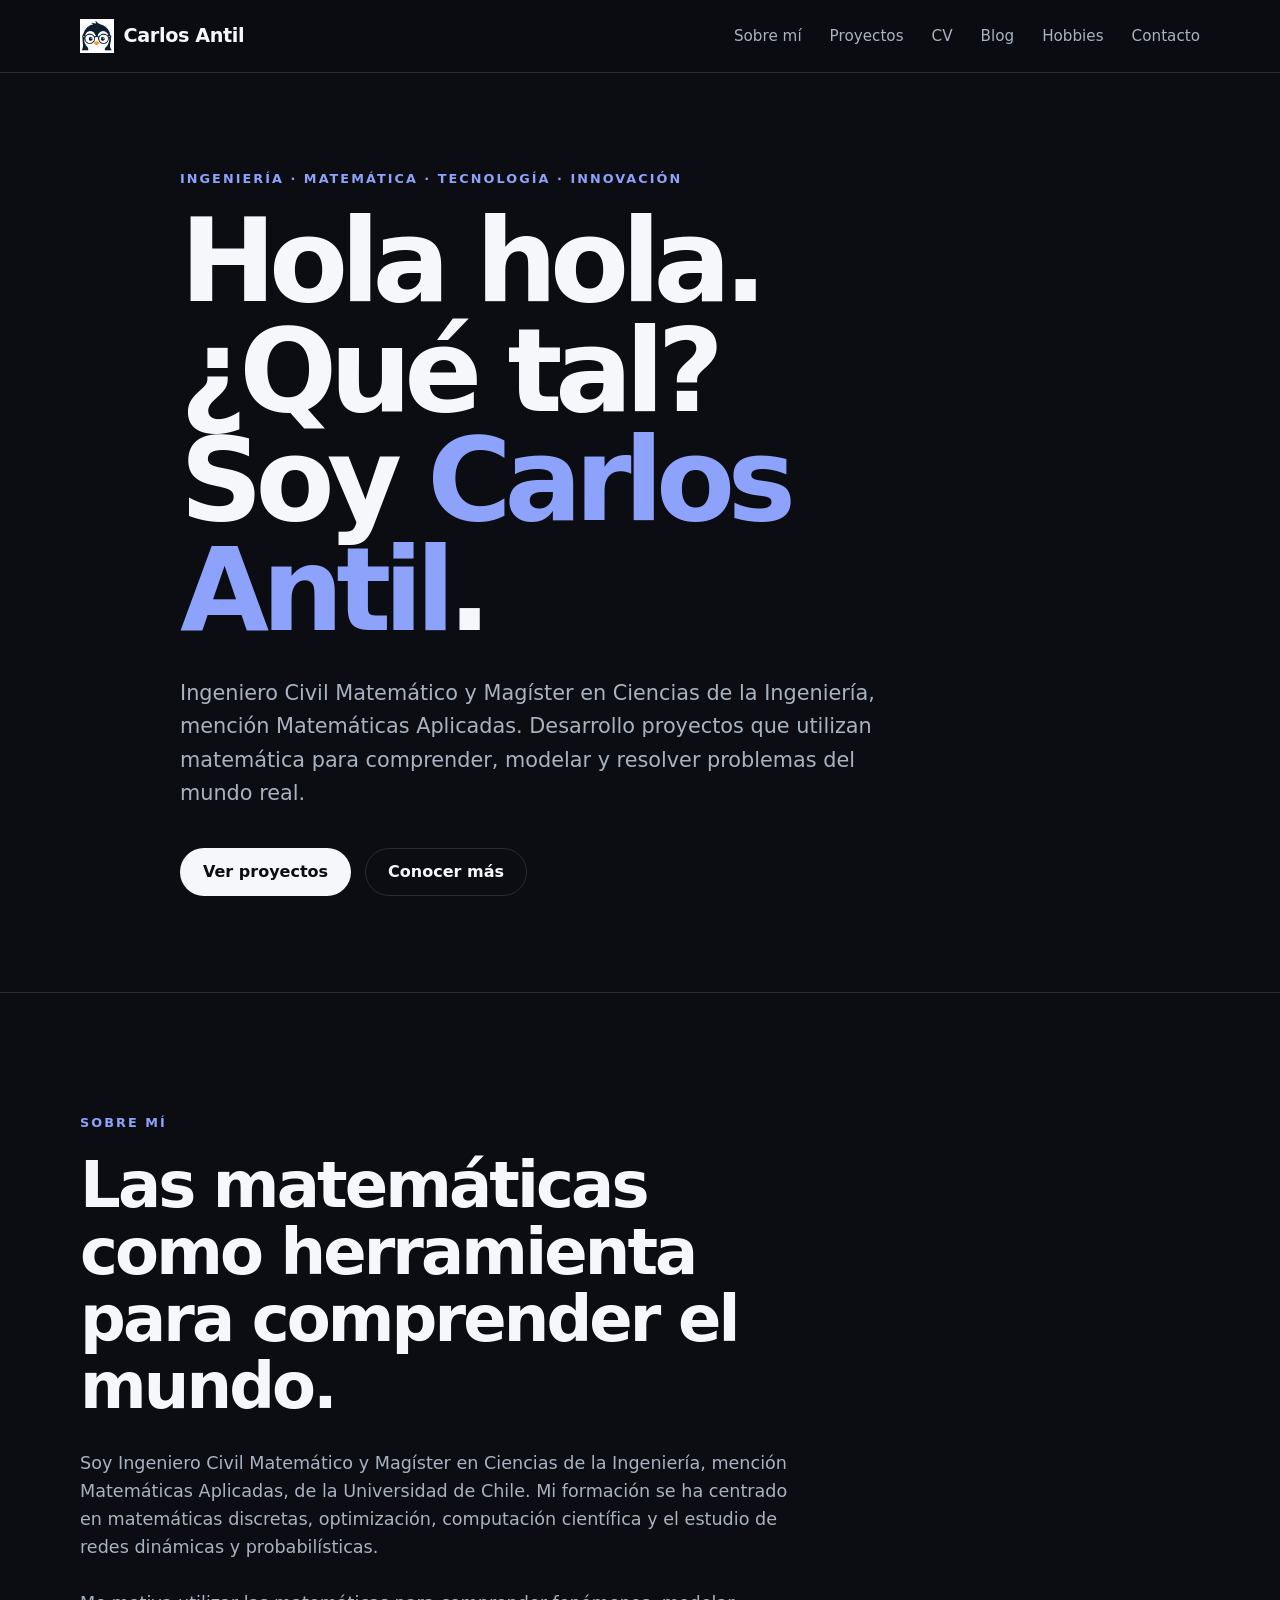
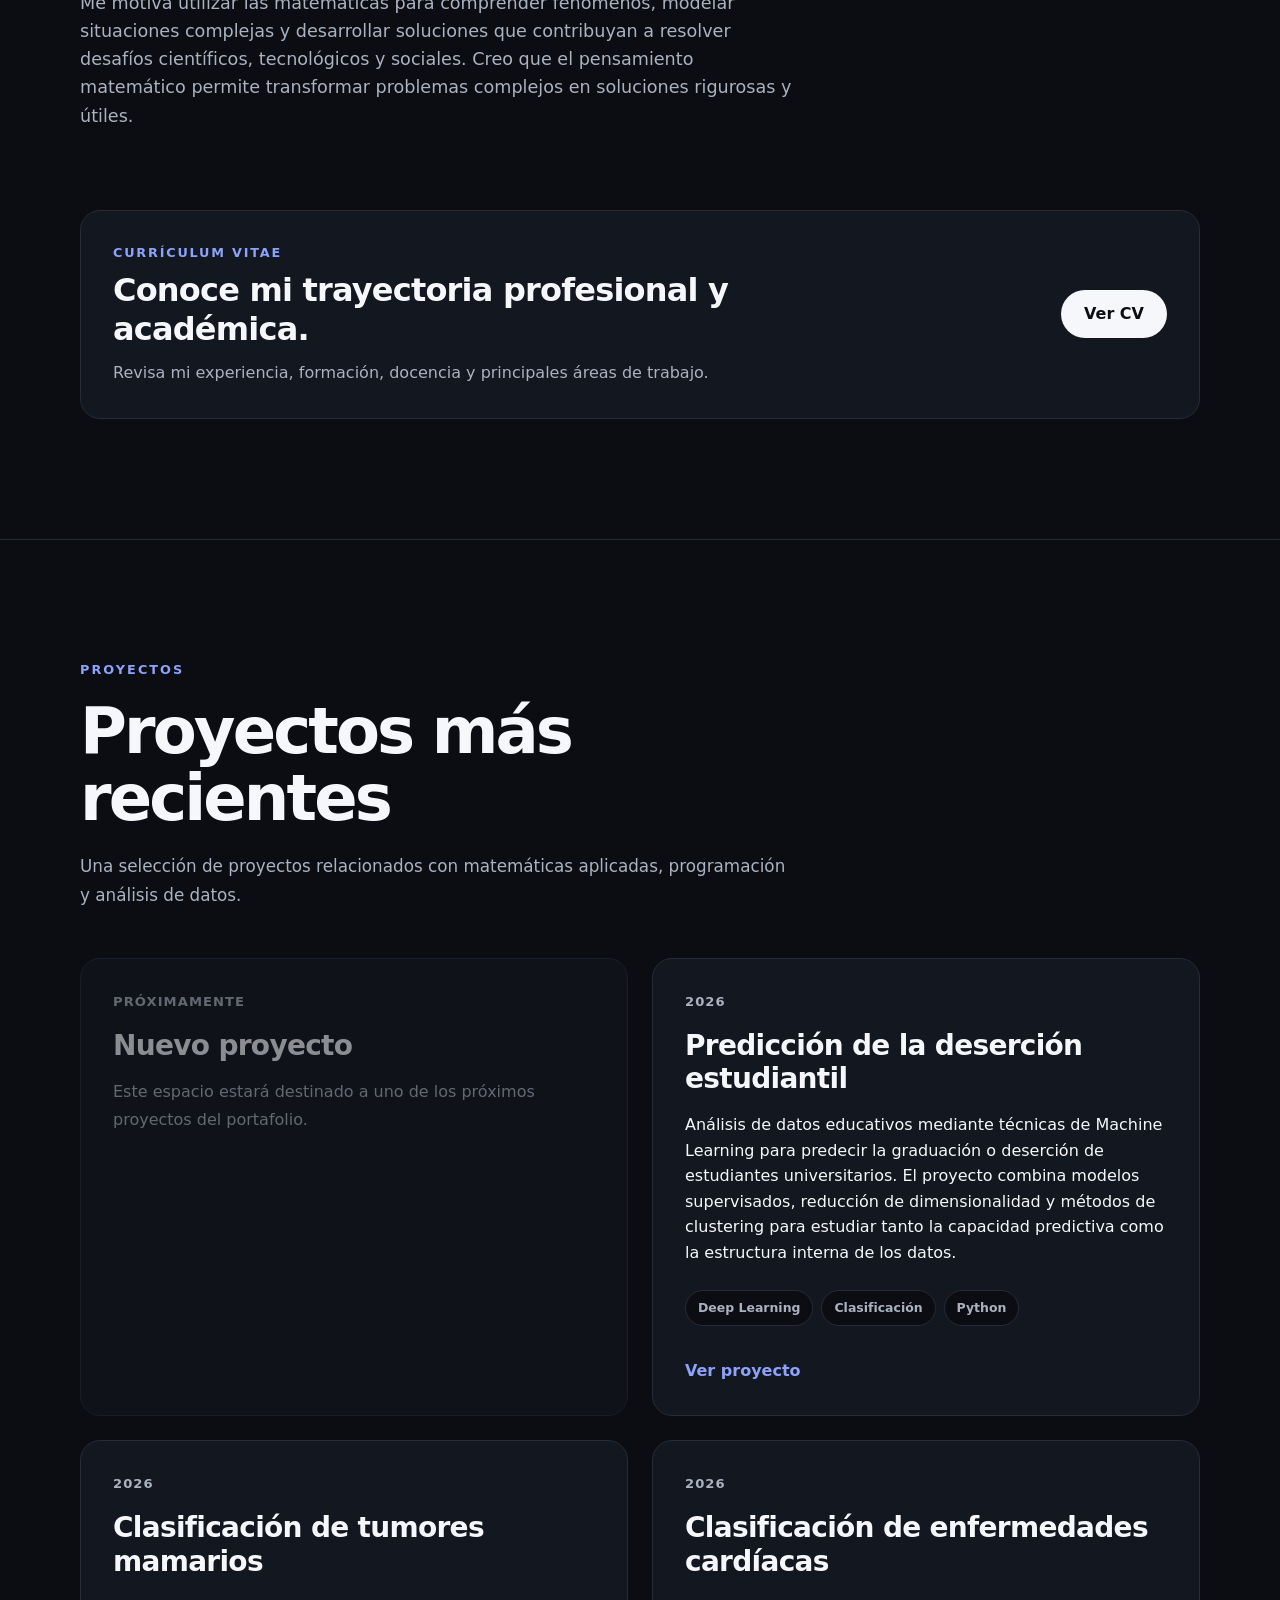
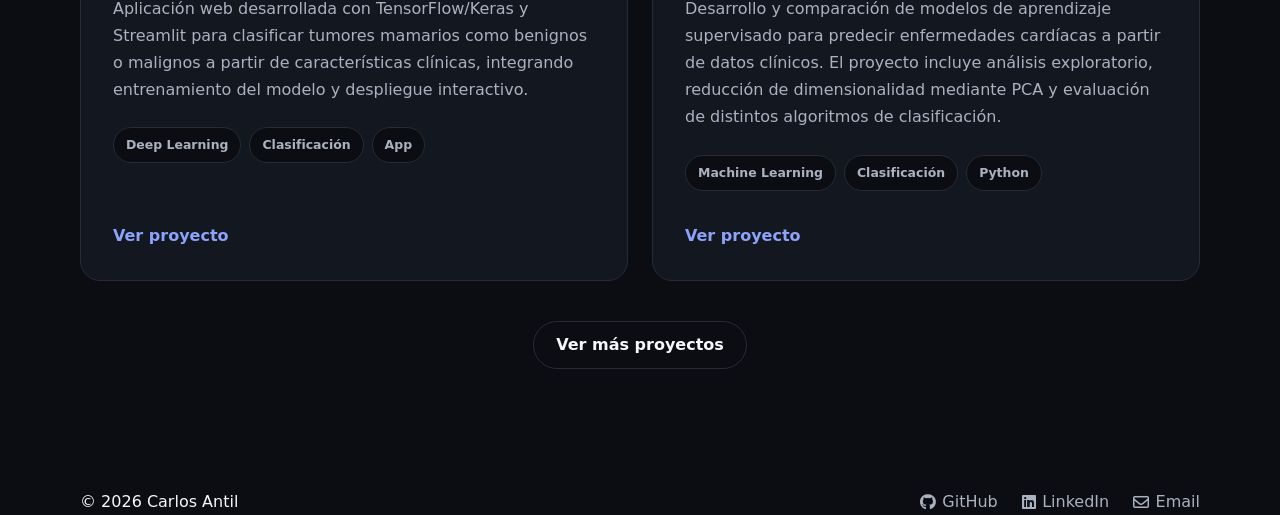
<file: index.html>
<!DOCTYPE html>
<html lang="es">
<head>
    <meta charset="UTF-8">

    <meta
        name="viewport"
        content="width=device-width, initial-scale=1.0"
    >

    <meta
        name="description"
        content="Portafolio profesional de Carlos Antil, ingeniero civil matemático y magíster en Matemáticas."
    >

    <title>Carlos Antil | Portafolio</title>

    <!-- Estilos generales -->
    <link rel="stylesheet" href="css/style.css?v=2">

    <!-- Estilos de la sección de proyectos -->
    <link rel="stylesheet" href="css/projects.css?v=1">

    <!-- para iconos-->
    <link
        rel="stylesheet"
        href="https://cdnjs.cloudflare.com/ajax/libs/font-awesome/6.7.2/css/all.min.css"
    />
    <!-- favicon -->
    <link rel="icon" type="image/png" href="assets/images/favicon.png?v=2">


</head>

<body>
    <header class="site-header">
        <div class="container">
            <a href="#" class="logo">
                <img src="assets/images/favicon.png" alt="Logo Carlos Antil">
                <span>Carlos Antil</span>
            </a>

            <button
                class="menu-toggle"
                type="button"
                aria-label="Abrir menú"
                aria-expanded="false"
            >
                <i class="fa-solid fa-bars"></i>
            </button>

            <nav class="navigation" aria-label="Navegación principal">
                <a href="#sobre-mi">Sobre mí</a>
                <a href="#proyectos">Proyectos</a>
                <a
                    href="assets/documents/carlos-antil-cv.pdf"
                    target="_blank"
                    rel="noopener noreferrer"
                >
                    CV
                </a>

                <a href="blog.html">Blog</a>
                <a href="hobbies.html">Hobbies</a>
                <a href="#contacto">Contacto</a>
            </nav>
        </div>
    </header>

    <main>
        <section class="hero">
            <div class="container hero-content">
                <p class="eyebrow">
                    Ingeniería · Matemática · Tecnología · Innovación
                </p>

                <h1>
                    Hola hola. 
                    <p>¿Qué tal? 
                    <p> Soy
                    <span>Carlos Antil</span>.
                </h1>

                <p class="hero-description">
                    Ingeniero Civil Matemático y Magíster en Ciencias de la Ingeniería, 
                    mención Matemáticas Aplicadas. Desarrollo proyectos que utilizan matemática
                    para comprender, modelar y resolver problemas del mundo real. 
                </p>

                <div class="hero-actions">
                    <a class="button button-primary" href="#proyectos">
                        Ver proyectos
                    </a>

                    <a class="button button-secondary" href="#sobre-mi">
                        Conocer más
                    </a>
                </div>
            </div>
        </section>

        <section id="sobre-mi" class="section">
            <div class="container">
                <p class="section-label">Sobre mí</p>

                <h2>
                    Las matemáticas como herramienta para comprender el mundo.
                </h2>

                <p class="section-description">
                    Soy Ingeniero Civil Matemático y Magíster en Ciencias de la
                    Ingeniería, mención Matemáticas Aplicadas, de la Universidad
                    de Chile. Mi formación se ha centrado en matemáticas discretas,
                    optimización, computación científica y el estudio de redes
                    dinámicas y probabilísticas.
                </p>

                <p class="section-description">
                    Me motiva utilizar las matemáticas para comprender fenómenos,
                    modelar situaciones complejas y desarrollar soluciones que
                    contribuyan a resolver desafíos científicos, tecnológicos y
                    sociales. Creo que el pensamiento matemático permite transformar
                    problemas complejos en soluciones rigurosas y útiles.
                </p>

                <div class="cv-card">
                    <div class="cv-card-content">
                        <p class="cv-card-label">
                            Currículum Vitae
                        </p>

                        <h3>
                            Conoce mi trayectoria profesional y académica.
                        </h3>

                        <p>
                            Revisa mi experiencia, formación, docencia y principales
                            áreas de trabajo.
                        </p>
                    </div>

                    <a
                        class="button button-primary"
                        href="assets/documents/carlos-antil-cv.pdf"
                        target="_blank"
                        rel="noopener noreferrer"
                    >
                        Ver CV
                    </a>
                </div>

            </div>
        </section>

        <section class="projects-section" id="proyectos">
            <div class="container">
                <div class="section-heading">
                    <p class="section-label">Proyectos</p>
                    <h2>Proyectos más recientes</h2>
                    <p>
                        Una selección de proyectos relacionados con matemáticas aplicadas,
                        programación y análisis de datos.
                    </p>
                </div>

                <div class="projects-grid">

                    <article class="project-card project-card-placeholder">
                    <div class="project-card-content">
                        <p class="project-date">Próximamente
                            
                        </p>
                        <h2>Nuevo proyecto</h2>
                        <p>
                            Este espacio estará destinado a uno de los próximos
                            proyectos del portafolio.
                        </p>
                        </div>
                    </article>


                    <article class="project-card">
                        <div class="project-card-content">
                            <p class="project-date">2026</p>

                            <h2>Predicción de la deserción estudiantil</h2>
                                Análisis de datos educativos mediante técnicas de Machine Learning para
                                predecir la graduación o deserción de estudiantes universitarios. El proyecto
                                combina modelos supervisados, reducción de dimensionalidad y métodos de
                                clustering para estudiar tanto la capacidad predictiva como la estructura
                                interna de los datos.
                            <p>
                                
                            </p>

                            <div class="project-tags">
                                <span>Deep Learning</span>
                                <span>Clasificación</span>
                                <span>Python</span>
                            </div>

                            <a
                                href="projects/educational-data-mining.html"
                                class="project-link"
                            >
                                Ver proyecto
                            </a>
                        </div>
                    </article>


                    <article class="project-card">
                        <div class="project-card-content">
                            <p class="project-date">2026</p>
                            <h3>Clasificación de tumores mamarios</h3>
                            <p>
                                Aplicación web desarrollada con TensorFlow/Keras y Streamlit 
                                para clasificar tumores mamarios como benignos o malignos a partir de 
                                características clínicas, integrando entrenamiento del modelo y despliegue 
                                interactivo.
                            </p>
                        <div class="project-tags">
                            <span>Deep Learning</span>
                            <span>Clasificación</span>
                            <span>App</span>
                        </div>

                        <a
                            href="projects/breast-cancer-classification.html"
                            class="project-link"
                        >
                            Ver proyecto
                        </a>
                    </article>

                    <article class="project-card">
                        <div class="project-card-content">
                            <p class="project-date">2026</p>
                            <h3>Clasificación de enfermedades cardíacas</h3>
                            <p>
                                Desarrollo y comparación de modelos de aprendizaje 
                                supervisado para predecir enfermedades cardíacas a partir 
                                de datos clínicos. El proyecto incluye análisis exploratorio, 
                                reducción de dimensionalidad mediante PCA y evaluación de distintos 
                                algoritmos de clasificación.
                            </p>

                            <div class="project-tags">
                                <span>Machine Learning</span>
                                <span>Clasificación</span>
                                <span>Python</span>
                            </div>

                            <a
                                href="projects/heart-disease-classification.html"
                                class="project-link"
                            >
                                Ver proyecto
                            </a>
                        </div>
                    </article>

        
                </div>

                <div class="projects-more">
                    <a href="projects.html" class="button button-secondary">
                        Ver más proyectos
                    </a>
                </div>
            </div>
        </section>
    </main>

    <footer class="footer" id="contacto">
        <div class="container footer-content">
            <p>&copy; 2026 Carlos Antil</p>

            <div class="footer-links">
                <a
                    href="https://github.com/carlosantil"
                    target="_blank"
                    rel="noopener noreferrer"
                >
                    <i class="fa-brands fa-github"></i>
                    <span>GitHub</span>
                </a>

                <a
                    href="https://www.linkedin.com/in/carlos-antil-catripay-5042401ba/"
                    target="_blank"
                    rel="noopener noreferrer"
                >
                    <i class="fa-brands fa-linkedin"></i>
                    <span>LinkedIn</span>
                </a>

                <button class="email-button" id="emailButton" type="button">
                    <i class="fa-regular fa-envelope"></i>
                    <span>Email</span>
                </button>

                <span class="email-address" id="emailAddress">
                    carlosantil.ing@gmail.com
                </span>
            </div>
        </div>
    </footer>

<script>

    const emailButton = document.getElementById("emailButton");
    const emailAddress = document.getElementById("emailAddress");

    emailButton.addEventListener("click", () => {
        emailAddress.classList.toggle("is-visible");
    });
</script>

<!-- botón para celular -->
 <script>
    const menuToggle = document.querySelector(".menu-toggle");
    const navigation = document.querySelector(".navigation");

    if (menuToggle && navigation) {
        menuToggle.addEventListener("click", () => {
            const isOpen = navigation.classList.toggle("is-open");

            menuToggle.setAttribute("aria-expanded", isOpen);

            menuToggle.innerHTML = isOpen
                ? '<i class="fa-solid fa-xmark"></i>'
                : '<i class="fa-solid fa-bars"></i>';
        });

        navigation.querySelectorAll("a").forEach((link) => {
            link.addEventListener("click", () => {
                navigation.classList.remove("is-open");
                menuToggle.setAttribute("aria-expanded", "false");
                menuToggle.innerHTML =
                    '<i class="fa-solid fa-bars"></i>';
            });
        });
    }
</script> 
</body>
</html>
</file>
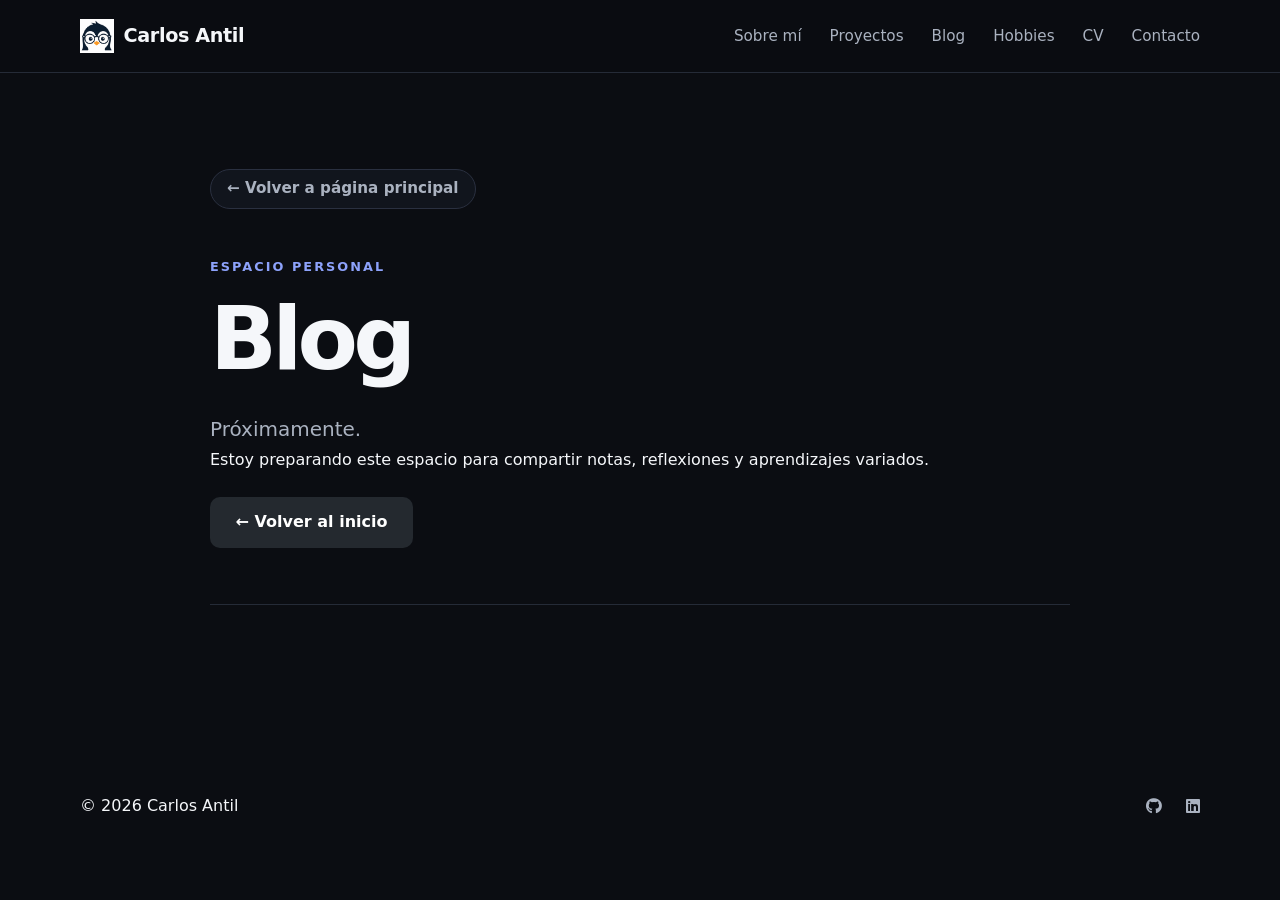
<file: blog.html>
<!DOCTYPE html>
<html lang="es">
<head>
    <meta charset="UTF-8">

    <meta
        name="viewport"
        content="width=device-width, initial-scale=1.0"
    >

    <meta
        name="description"
        content="Blog personal de Carlos Antil sobre matemática, ciencia de datos, machine learning y docencia."
    >

    <title>Blog | Carlos Antil</title>

    <!-- Estilos generales -->
    <link rel="stylesheet" href="css/style.css?v=2">

    <!-- Estilos utilizados en páginas interiores -->
    <link rel="stylesheet" href="css/project-detail.css?v=2">

    <!-- Iconos -->
    <link
        rel="stylesheet"
        href="https://cdnjs.cloudflare.com/ajax/libs/font-awesome/6.7.2/css/all.min.css"
    >

    <!-- Favicon -->
    <link
        rel="icon"
        type="image/png"
        href="assets/images/favicon.png?v=2"
    >
</head>

<body>

    <header class="site-header">
        <div class="container">

            <a href="index.html" class="logo">
                <img
                    src="assets/images/favicon.png"
                    alt="Logo Carlos Antil"
                >

                <span>Carlos Antil</span>
            </a>

            <button
                class="menu-toggle"
                type="button"
                aria-label="Abrir menú"
                aria-expanded="false"
            >
                <i class="fa-solid fa-bars"></i>
            </button>

            <nav
                class="navigation"
                aria-label="Navegación principal"
            >
                <a href="index.html#sobre-mi">Sobre mí</a>

                <a href="projects.html">Proyectos</a>

                <a href="blog.html">Blog</a>

                <a href="hobbies.html">Hobbies</a>

                <a
                    href="assets/documents/carlos-antil-cv.pdf"
                    target="_blank"
                    rel="noopener noreferrer"
                >
                    CV
                </a>

                <a href="index.html#contacto">Contacto</a>
            </nav>

        </div>
    </header>

    <main class="project-detail">

        <div class="container project-detail-container">

            <div class="back-links">
                <a href="index.html" class="back-link">
                    ← Volver a página principal
                </a>
            </div>

            <header class="project-hero">

                <p class="section-label">
                    Espacio personal
                </p>

                <h1>Blog</h1>

                <p class="project-introduction">
                    Próximamente.
                </p>

                <p>
                    Estoy preparando este espacio para compartir notas,
                    reflexiones y aprendizajes variados.
                </p>

                <a href="index.html" class="github-button">
                    ← Volver al inicio
                </a>

            </header>

        </div>

    </main>

    <footer class="footer" id="contacto">

        <div class="container footer-content">

            <p>&copy; 2026 Carlos Antil</p>

            <div class="footer-links">

                <a
                    href="https://github.com/carlosantil"
                    target="_blank"
                    rel="noopener noreferrer"
                    aria-label="GitHub"
                >
                    <i class="fa-brands fa-github"></i>
                </a>

                <a
                    href="https://www.linkedin.com"
                    target="_blank"
                    rel="noopener noreferrer"
                    aria-label="LinkedIn"
                >
                    <i class="fa-brands fa-linkedin"></i>
                </a>

            </div>

        </div>

    </footer>

<!-- botón para celular -->
 <script>
    const menuToggle = document.querySelector(".menu-toggle");
    const navigation = document.querySelector(".navigation");

    if (menuToggle && navigation) {
        menuToggle.addEventListener("click", () => {
            const isOpen = navigation.classList.toggle("is-open");

            menuToggle.setAttribute("aria-expanded", isOpen);

            menuToggle.innerHTML = isOpen
                ? '<i class="fa-solid fa-xmark"></i>'
                : '<i class="fa-solid fa-bars"></i>';
        });

        navigation.querySelectorAll("a").forEach((link) => {
            link.addEventListener("click", () => {
                navigation.classList.remove("is-open");
                menuToggle.setAttribute("aria-expanded", "false");
                menuToggle.innerHTML =
                    '<i class="fa-solid fa-bars"></i>';
            });
        });
    }
</script> 
</body>
</html>
</file>
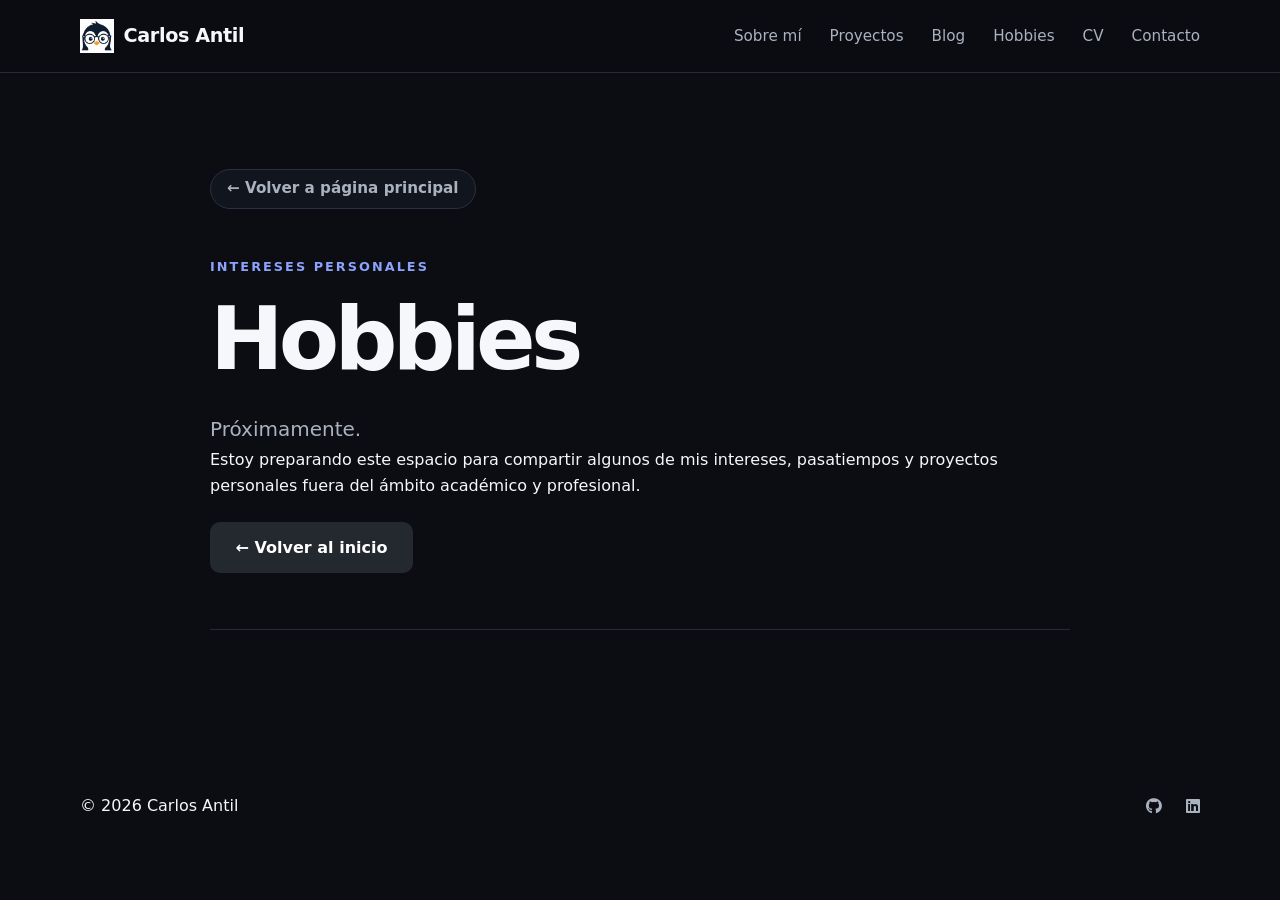
<file: hobbies.html>
<!DOCTYPE html>
<html lang="es">
<head>
    <meta charset="UTF-8">

    <meta
        name="viewport"
        content="width=device-width, initial-scale=1.0"
    >

    <meta
        name="description"
        content="Espacio personal de Carlos Antil dedicado a sus intereses, pasatiempos y proyectos personales."
    >

    <title>Hobbies | Carlos Antil</title>

    <!-- Estilos generales -->
    <link rel="stylesheet" href="css/style.css?v=2">

    <!-- Estilos utilizados en páginas interiores -->
    <link rel="stylesheet" href="css/project-detail.css?v=2">

    <!-- Iconos -->
    <link
        rel="stylesheet"
        href="https://cdnjs.cloudflare.com/ajax/libs/font-awesome/6.7.2/css/all.min.css"
    >

    <!-- Favicon -->
    <link
        rel="icon"
        type="image/png"
        href="assets/images/favicon.png?v=2"
    >
</head>

<body>

    <header class="site-header">
        <div class="container">

            <a href="index.html" class="logo">
                <img
                    src="assets/images/favicon.png"
                    alt="Logo Carlos Antil"
                >

                <span>Carlos Antil</span>
            </a>

            <button
                class="menu-toggle"
                type="button"
                aria-label="Abrir menú"
                aria-expanded="false"
            >
                <i class="fa-solid fa-bars"></i>
            </button>
            <nav
                class="navigation"
                aria-label="Navegación principal"
            >
                <a href="index.html#sobre-mi">Sobre mí</a>

                <a href="projects.html">Proyectos</a>

                <a href="blog.html">Blog</a>

                <a href="hobbies.html">Hobbies</a>

                <a
                    href="assets/documents/carlos-antil-cv.pdf"
                    target="_blank"
                    rel="noopener noreferrer"
                >
                    CV
                </a>

                <a href="index.html#contacto">Contacto</a>
            </nav>

        </div>
    </header>

    <main class="project-detail">

        <div class="container project-detail-container">

            <div class="back-links">
                <a href="index.html" class="back-link">
                    ← Volver a página principal
                </a>
            </div>

            <header class="project-hero">

                <p class="section-label">
                    Intereses personales
                </p>

                <h1>Hobbies</h1>

                <p class="project-introduction">
                    Próximamente.
                </p>

                <p>
                    Estoy preparando este espacio para compartir algunos
                    de mis intereses, pasatiempos y proyectos personales
                    fuera del ámbito académico y profesional.
                </p>

                <a href="index.html" class="github-button">
                    ← Volver al inicio
                </a>

            </header>

        </div>

    </main>

    <footer class="footer" id="contacto">

        <div class="container footer-content">

            <p>&copy; 2026 Carlos Antil</p>

            <div class="footer-links">

                <a
                    href="https://github.com/carlosantil"
                    target="_blank"
                    rel="noopener noreferrer"
                    aria-label="GitHub"
                >
                    <i class="fa-brands fa-github"></i>
                </a>

                <a
                    href="https://www.linkedin.com"
                    target="_blank"
                    rel="noopener noreferrer"
                    aria-label="LinkedIn"
                >
                    <i class="fa-brands fa-linkedin"></i>
                </a>

            </div>

        </div>

    </footer>

    <!-- botón para celular -->
 <script>
    const menuToggle = document.querySelector(".menu-toggle");
    const navigation = document.querySelector(".navigation");

    if (menuToggle && navigation) {
        menuToggle.addEventListener("click", () => {
            const isOpen = navigation.classList.toggle("is-open");

            menuToggle.setAttribute("aria-expanded", isOpen);

            menuToggle.innerHTML = isOpen
                ? '<i class="fa-solid fa-xmark"></i>'
                : '<i class="fa-solid fa-bars"></i>';
        });

        navigation.querySelectorAll("a").forEach((link) => {
            link.addEventListener("click", () => {
                navigation.classList.remove("is-open");
                menuToggle.setAttribute("aria-expanded", "false");
                menuToggle.innerHTML =
                    '<i class="fa-solid fa-bars"></i>';
            });
        });
    }
</script> 
</body>
</html>
</file>
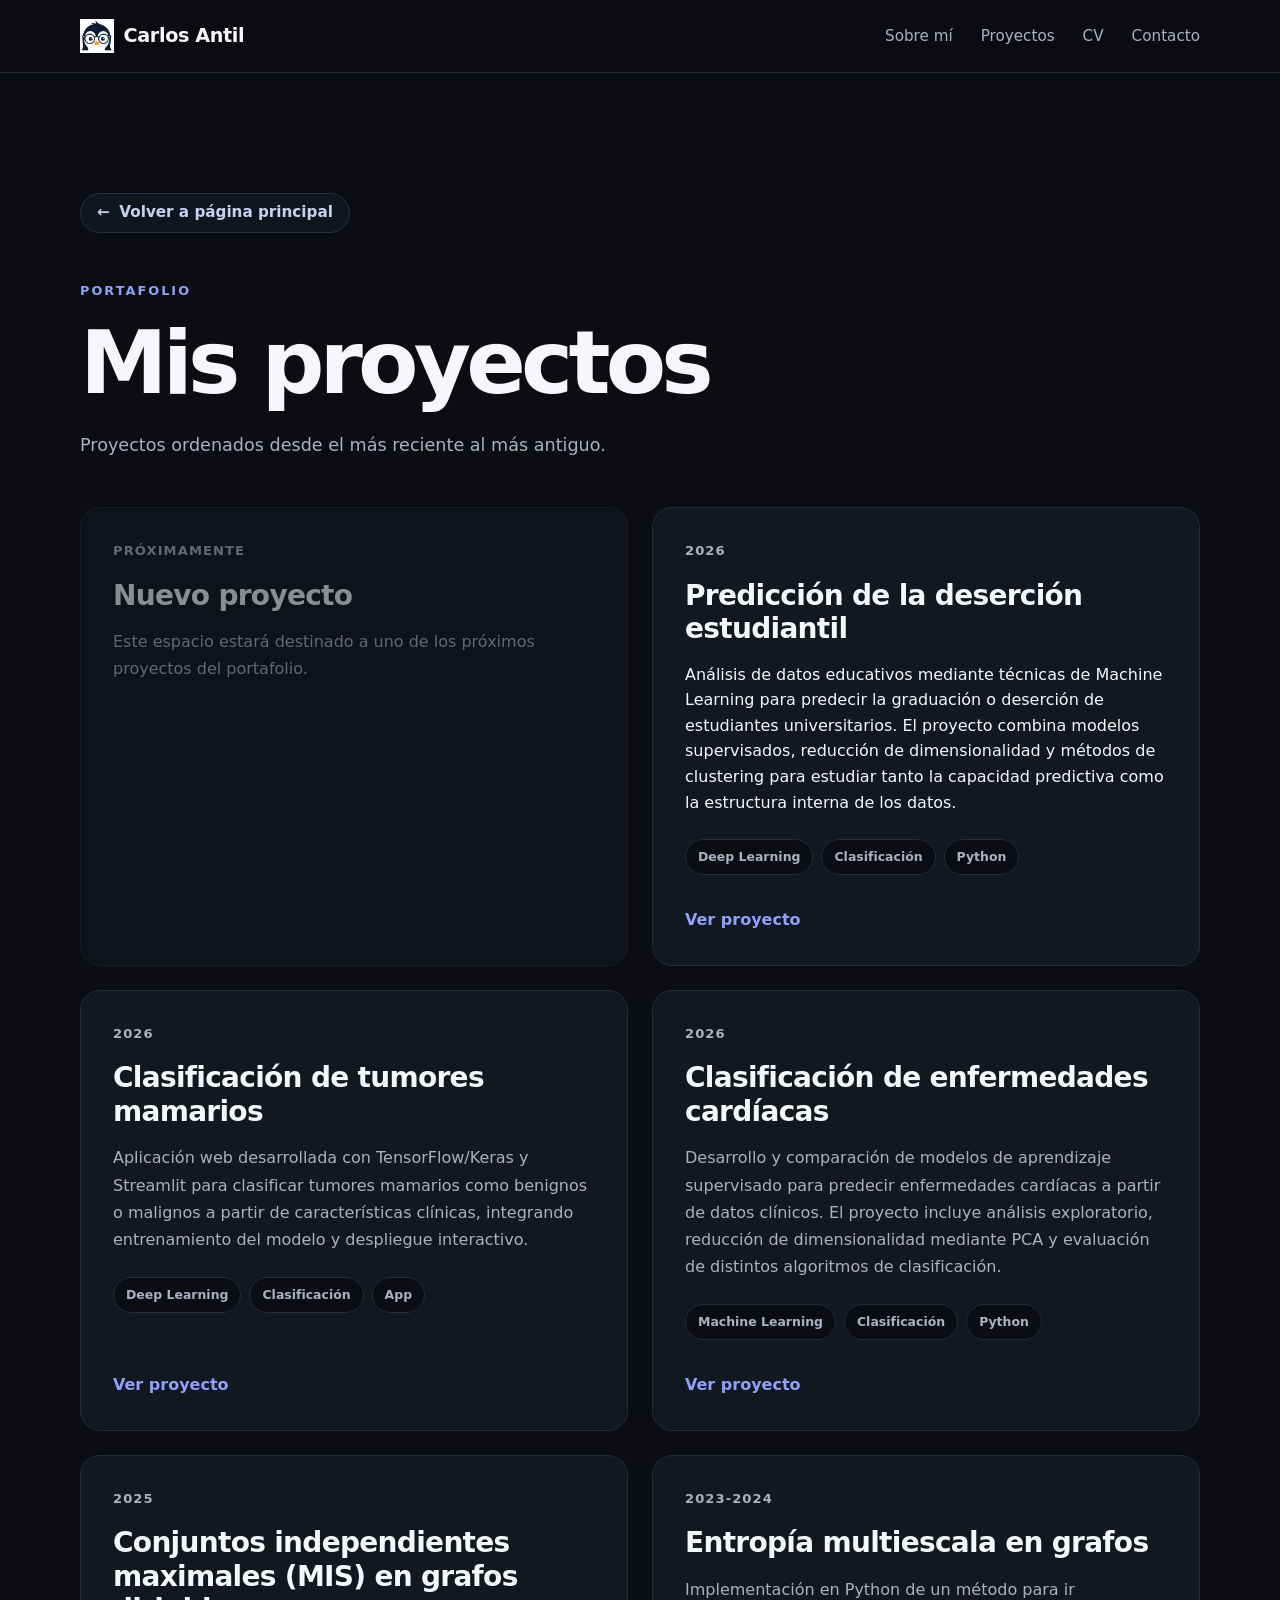
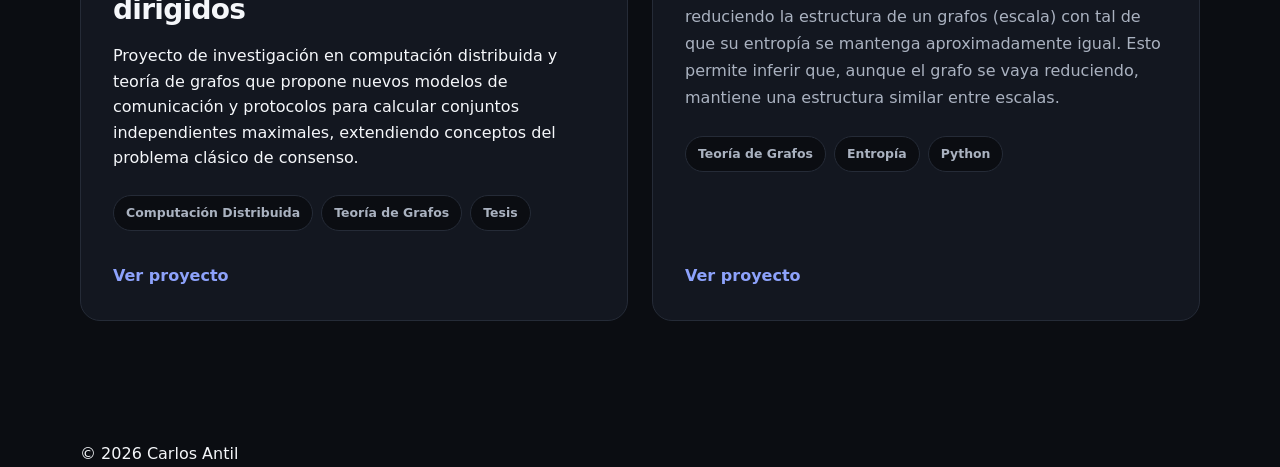
<file: projects.html>
<!DOCTYPE html>
<html lang="es">
<head>
    <meta charset="UTF-8">

    <meta
        name="viewport"
        content="width=device-width, initial-scale=1.0"
    >

    <meta
        name="description"
        content="Proyectos desarrollados por Carlos Antil en matemática, ciencia de datos y programación."
    >

    <title>Proyectos | Carlos Antil</title>

    <!-- Estilos generales -->
    <link rel="stylesheet" href="css/style.css?v=2">

    <!-- Estilos de la página de proyectos -->
    <link rel="stylesheet" href="css/projects.css?v=2">

    <!-- Favicon -->
    <link
        rel="icon"
        type="image/png"
        href="assets/images/favicon.png?v=2"
    >
</head>

<body>
    <header class="site-header">
        <div class="container">
            <a href="index.html" class="logo">
                <img
                    src="assets/images/favicon.png"
                    alt="Logo Carlos Antil"
                >
                <span>Carlos Antil</span>
            </a>

            <button
                class="menu-toggle"
                type="button"
                aria-label="Abrir menú"
                aria-expanded="false"
            >
                <i class="fa-solid fa-bars"></i>
            </button>

            <nav class="navigation" aria-label="Navegación principal">
                <a href="index.html#sobre-mi">Sobre mí</a>
                <a href="projects.html">Proyectos</a>
                <a
                    href="assets/documents/carlos-antil-cv.pdf"
                    target="_blank"
                    rel="noopener noreferrer"
                >
                    CV
                </a>
                <a href="index.html#contacto">Contacto</a>
            </nav>
        </div>
    </header>

    <main class="projects-page">
        
        
        <div class="container">

            <div class="back-links">
                <a href="index.html" class="back-link">
                    <span aria-hidden="true">←</span>
                    Volver a página principal
                </a>
            </div>

            <div class="section-heading">
                <p class="section-label">Portafolio</p>
                <h1>Mis proyectos</h1>
                <p>
                    Proyectos ordenados desde el más reciente al más antiguo.
                </p>
            </div>

            <div class="projects-grid">
                
                <article class="project-card project-card-placeholder">
                    <div class="project-card-content">
                        <p class="project-date">Próximamente</p>
                        <h2>Nuevo proyecto</h2>
                        <p>
                            Este espacio estará destinado a uno de los próximos
                            proyectos del portafolio.
                        </p>
                        </div>
                </article>

                <article class="project-card">
                        <div class="project-card-content">
                            <p class="project-date">2026</p>

                            <h2>Predicción de la deserción estudiantil</h2>
                                Análisis de datos educativos mediante técnicas de Machine Learning para
                                predecir la graduación o deserción de estudiantes universitarios. El proyecto
                                combina modelos supervisados, reducción de dimensionalidad y métodos de
                                clustering para estudiar tanto la capacidad predictiva como la estructura
                                interna de los datos.
                            <p>
                                
                            </p>

                            <div class="project-tags">
                                <span>Deep Learning</span>
                                <span>Clasificación</span>
                                <span>Python</span>
                            </div>

                            <a
                                href="projects/educational-data-mining.html"
                                class="project-link"
                            >
                                Ver proyecto
                            </a>
                        </div>
                </article>
                
                <article class="project-card">
                        <div class="project-card-content">
                            <p class="project-date">2026</p>
                            <h3>Clasificación de tumores mamarios</h3>
                            <p>
                                Aplicación web desarrollada con TensorFlow/Keras y Streamlit 
                                para clasificar tumores mamarios como benignos o malignos a partir de 
                                características clínicas, integrando entrenamiento del modelo y despliegue 
                                interactivo.
                            </p>
                        <div class="project-tags">
                            <span>Deep Learning</span>
                            <span>Clasificación</span>
                            <span>App</span>
                        </div>

                        <a
                            href="projects/breast-cancer-classification.html"
                            class="project-link"
                        >
                            Ver proyecto
                        </a>
                    </div>
                </article>

                <article class="project-card">
                    <div class="project-card-content">
                        <p class="project-date">2026</p>
                        <h2>Clasificación de enfermedades cardíacas</h2>
                        <p>
                            Desarrollo y comparación de modelos de aprendizaje 
                            supervisado para predecir enfermedades cardíacas a partir 
                            de datos clínicos. El proyecto incluye análisis exploratorio, 
                            reducción de dimensionalidad mediante PCA y evaluación de distintos 
                            algoritmos de clasificación.
                        </p>

                        <div class="project-tags">
                            <span>Machine Learning</span>
                            <span>Clasificación</span>
                            <span>Python</span>
                        </div>

                        <a
                            href="projects/heart-disease-classification.html"
                            class="project-link"
                        >
                            Ver proyecto
                        </a>
                    </div>
                </article>

                <article class="project-card">
                    <div class="project-card-content">
                        <p class="project-date">2025</p>

                        <h2>Conjuntos independientes maximales (MIS) en grafos dirigidos</h2>
                            Proyecto de investigación en computación distribuida y teoría de grafos que propone nuevos modelos 
                            de comunicación y protocolos para calcular conjuntos independientes maximales, extendiendo conceptos 
                            del problema clásico de consenso.
                        <p>
                            
                        </p>

                        <div class="project-tags">
                        

                            <span>Computación Distribuida</span>
                             <span>Teoría de Grafos</span>
                            <span>Tesis</span>
                        </div>

                        <a
                            href="projects/distributed-mis-thesis.html"
                            class="project-link"
                        >
                            Ver proyecto
                        </a>
                    </div>
                </article>

                <article class="project-card">
                    <div class="project-card-content">
                        <p class="project-date">2023-2024</p>

                        <h2>Entropía multiescala en grafos</h2>

                        <p>
                            Implementación en Python de un método para ir reduciendo la estructura
                                de un grafos (escala) con tal de que su entropía se mantenga aproximadamente igual.
                                Esto permite inferir que, aunque el grafo se vaya reduciendo, mantiene una estructura similar entre escalas.
                        </p>

                        <div class="project-tags">
                            
                            <span>Teoría de Grafos</span>
                            <span>Entropía</span>
                            <span>Python</span>
                        </div>

                        <a
                            href="projects/entropia-multiescala.html"
                            class="project-link"
                        >
                            Ver proyecto
                        </a>
                    </div>
                </article>
            </div>
        </div>
    </main>

    <footer class="footer" id="contacto">
        <div class="container footer-content">
            <p>&copy; 2026 Carlos Antil</p>
        </div>
    </footer>

 <!-- botón para celular -->
 <script>
    const menuToggle = document.querySelector(".menu-toggle");
    const navigation = document.querySelector(".navigation");

    if (menuToggle && navigation) {
        menuToggle.addEventListener("click", () => {
            const isOpen = navigation.classList.toggle("is-open");

            menuToggle.setAttribute("aria-expanded", isOpen);

            menuToggle.innerHTML = isOpen
                ? '<i class="fa-solid fa-xmark"></i>'
                : '<i class="fa-solid fa-bars"></i>';
        });

        navigation.querySelectorAll("a").forEach((link) => {
            link.addEventListener("click", () => {
                navigation.classList.remove("is-open");
                menuToggle.setAttribute("aria-expanded", "false");
                menuToggle.innerHTML =
                    '<i class="fa-solid fa-bars"></i>';
            });
        });
    }
</script> 
 
</body>
</html>
</file>
<file: css/style.css>
/* Configuración general */

:root {
    --background: #0b0d12;
    --surface: #131720;
    --text-primary: #f5f7fa;
    --text-secondary: #aab2c0;
    --accent: #8da2fb;
    --border: #252b37;
    --max-width: 1120px;
}

* {
    box-sizing: border-box;
    margin: 0;
    padding: 0;
}

html {
    scroll-behavior: smooth;
}

body {
    background: var(--background);
    color: var(--text-primary);
    font-family:
        Inter,
        ui-sans-serif,
        system-ui,
        -apple-system,
        BlinkMacSystemFont,
        "Segoe UI",
        sans-serif;
    line-height: 1.6;
}

a {
    color: inherit;
    text-decoration: none;
}

.container {
    width: min(100% - 40px, var(--max-width));
    margin-inline: auto;
}


/* Encabezado */

.site-header {
    position: sticky;
    top: 0;
    z-index: 10;
    background: rgba(11, 13, 18, 0.88);
    border-bottom: 1px solid var(--border);
    backdrop-filter: blur(12px);
}

.site-header .container {
    min-height: 72px;
    display: flex;
    align-items: center;
    justify-content: space-between;
    gap: 32px;
}

.logo {
    font-size: 1rem;
    font-weight: 700;
    letter-spacing: -0.02em;
}

.navigation {
    display: flex;
    gap: 28px;
}

.navigation a {
    color: var(--text-secondary);
    font-size: 0.95rem;
    transition: color 0.2s ease;
}

.navigation a:hover {
    color: var(--text-primary);
}


/* Portada */

.hero {
    min-height: calc(100vh - 72px);
    display: flex;
    align-items: center;
    padding-block: 96px;
}

.hero-content {
    max-width: 920px;
}

.eyebrow,
.section-label {
    margin-bottom: 18px;
    color: var(--accent);
    font-size: 0.8rem;
    font-weight: 700;
    letter-spacing: 0.16em;
    text-transform: uppercase;
}

.hero h1 {
    max-width: 900px;
    font-size: clamp(3.2rem, 9vw, 7.5rem);
    line-height: 0.95;
    letter-spacing: -0.065em;
}

.hero h1 span {
    color: var(--accent);
}

.hero-description {
    max-width: 720px;
    margin-top: 32px;
    color: var(--text-secondary);
    font-size: clamp(1.05rem, 2vw, 1.3rem);
}

.hero-actions {
    display: flex;
    flex-wrap: wrap;
    gap: 14px;
    margin-top: 38px;
}

.button {
    display: inline-flex;
    align-items: center;
    justify-content: center;
    min-height: 48px;
    padding: 0 22px;
    border: 1px solid transparent;
    border-radius: 999px;
    font-weight: 650;
    transition:
        transform 0.2s ease,
        background 0.2s ease,
        border-color 0.2s ease;
}

.button:hover {
    transform: translateY(-2px);
}

.button-primary {
    background: var(--text-primary);
    color: var(--background);
}

.button-secondary {
    border-color: var(--border);
    color: var(--text-primary);
}


/* Secciones */

.section {
    padding-block: 120px;
    border-top: 1px solid var(--border);
}

.section-muted {
    background: var(--surface);
}

.section h2 {
    max-width: 760px;
    font-size: clamp(2.2rem, 5vw, 4.5rem);
    line-height: 1.05;
    letter-spacing: -0.045em;
}

.section-description {
    max-width: 720px;
    margin-top: 28px;
    color: var(--text-secondary);
    font-size: 1.1rem;
}


/* Pie de página */

.site-footer {
    padding-block: 32px;
    border-top: 1px solid var(--border);
}

.site-footer .container {
    display: flex;
    align-items: center;
    justify-content: space-between;
    gap: 24px;
    color: var(--text-secondary);
    font-size: 0.9rem;
}

.site-footer a:hover {
    color: var(--text-primary);
}

.footer-content {
    display: flex;
    justify-content: space-between;
    align-items: center;
    gap: 1.5rem;
    flex-wrap: wrap;
}

.footer-links {
    display: flex;
    gap: 1.5rem;
}

.footer-links a {
    color: var(--text-secondary);
    text-decoration: none;
    transition: color 0.2s ease;
}

.footer-links a:hover {
    color: var(--text-primary);
}

/* Tarjeta de currículum */

.cv-card {
    display: flex;
    align-items: center;
    justify-content: space-between;
    gap: 40px;

    margin-top: 80px;
    padding: 32px;

    background: var(--surface);
    border: 1px solid var(--border);
    border-radius: 20px;
}

.cv-card-content {
    max-width: 680px;
}

.cv-card-label {
    margin-bottom: 8px;

    color: var(--accent);
    font-size: 0.8rem;
    font-weight: 700;
    letter-spacing: 0.14em;
    text-transform: uppercase;
}

.cv-card h3 {
    font-size: clamp(1.4rem, 3vw, 2rem);
    line-height: 1.2;
    letter-spacing: -0.025em;
}

.cv-card-content > p:last-child {
    margin-top: 12px;
    color: var(--text-secondary);
}

.project-figure {
    margin: 2.5rem auto 0;
    max-width: 1100px;
}

.project-figure img {
    display: block;
    width: 100%;
    height: auto;
    border-radius: 12px;
    border: 1px solid var(--border-color);
}

.project-figure figcaption {
    margin-top: 1rem;
    font-size: 0.95rem;
    line-height: 1.6;
    color: var(--text-secondary);
    text-align: left;
}

.project-figure figcaption strong {
    color: var(--text-primary);
}


/* Arreglo boton de proyecto */
.back-links {
    margin-bottom: 3rem;
}

.back-link {
    display: inline-flex;
    align-items: center;
    gap: 0.6rem;

    width: fit-content;
    padding: 0.7rem 1rem;

    color: #c8d2f0;
    background: #11151d;
    border: 1px solid #2a3040;
    border-radius: 999px;

    font-size: 0.95rem;
    font-weight: 600;
    line-height: 1;
    text-decoration: none;

    transition:
        color 0.2s ease,
        background-color 0.2s ease,
        border-color 0.2s ease,
        transform 0.2s ease;
}

.back-link:visited {
    color: #c8d2f0;
}

.back-link:hover {
    color: #ffffff;
    background: #171c27;
    border-color: #778cff;
    transform: translateX(-3px);
}

.back-link:focus-visible {
    outline: 2px solid #778cff;
    outline-offset: 3px;
}

/* Adaptación para celulares */

@media (max-width: 640px) {

    .navigation {
        display: none;
    }

    .hero {
        min-height: auto;
        padding-block: 88px;
    }

    .section {
        padding-block: 88px;
    }

    .site-footer .container {
        align-items: flex-start;
        flex-direction: column;
    }

    .cv-card {
        align-items: flex-start;
        flex-direction: column;
        padding: 24px;
    }

    .cv-card .button {
        width: 100%;
    }

    .footer-content {
        flex-direction: column;
        text-align: center;
    }

    .footer-links {
        justify-content: center;
        flex-wrap: wrap;
    }

}
.email-button {
    background: none;
    border: none;
    color: var(--text-secondary);
    font: inherit;
    cursor: pointer;
    padding: 0;
    transition: color 0.2s ease;
}

.email-button:hover {
    color: var(--text-primary);
}

.email-address {
    display: none;
    margin-left: 0.5rem;
}

.email-address.is-visible {
    display: inline;
}

.footer-links a,
.email-button {
    display: flex;
    align-items: center;
    gap: 0.4rem;
}

.footer-links svg {
    width: 18px;
    height: 18px;
}

 /* logo al lado de nombre*/

.logo {
    display: flex;
    align-items: center;
    gap: 0.6rem;
    text-decoration: none;
    color: var(--text-primary);
    font-weight: 700;
    font-size: 1.2rem;
}

.logo img {
    width: 34px;
    height: 34px;
    object-fit: contain;
}

/*menú para celulares -> panel superior*/
.menu-toggle {
    display: none;
    border: none;
    background: transparent;
    color: var(--text-primary);
    font-size: 1.5rem;
    cursor: pointer;
    padding: 0.5rem;
}

@media (max-width: 768px) {
    .site-header .container {
        position: relative;
        display: flex;
        align-items: center;
        justify-content: space-between;
    }

    .menu-toggle {
        display: flex;
        align-items: center;
        justify-content: center;
    }

    .navigation {
        display: none;
        position: absolute;
        top: calc(100% + 0.75rem);
        right: 0;
        z-index: 1000;

        width: min(320px, calc(100vw - 2rem));

        flex-direction: column;
        align-items: stretch;
        gap: 0;

        padding: 0.75rem;
        border-radius: 12px;
        background: #3e0b5f;
        box-shadow: 0 10px 30px rgba(0, 0, 0, 0.12);
    }

    .navigation.is-open {
        display: flex;
    }

    .navigation a {
        width: 100%;
        padding: 0.85rem 1rem;
        border-radius: 8px;
    }
}
</file>
<file: css/projects.css>
/* ======================================
   Sección de proyectos
====================================== */

.projects-section {
    padding-block: 120px;
    border-top: 1px solid var(--border);
}

.projects-section .section-heading {
    max-width: 720px;
    margin-bottom: 48px;
}

.projects-section .section-heading h2 {
    max-width: 760px;
    font-size: clamp(2.2rem, 5vw, 4.5rem);
    line-height: 1.05;
    letter-spacing: -0.045em;
}

.projects-section .section-heading > p:last-child {
    margin-top: 20px;
    color: var(--text-secondary);
    font-size: 1.05rem;
    line-height: 1.7;
}


/* ======================================
   Cuadrícula de proyectos
====================================== */

.projects-grid {
    display: grid;
    grid-template-columns: repeat(2, minmax(0, 1fr));
    gap: 24px;
}


/* ======================================
   Tarjetas
====================================== */

.project-card {
    display: flex;
    min-height: 310px;
    padding: 32px;
    border: 1px solid var(--border);
    border-radius: 20px;
    background: var(--surface);
    transition:
        transform 0.2s ease,
        border-color 0.2s ease,
        box-shadow 0.2s ease;
}

.project-card:hover {
    transform: translateY(-4px);
    border-color: var(--accent);
    box-shadow: 0 18px 45px rgba(0, 0, 0, 0.22);
}

.project-card-content {
    display: flex;
    flex-direction: column;
    width: 100%;
}

.project-date {
    margin-bottom: 16px;
    color: var(--accent);
    font-size: 0.82rem;
    font-weight: 700;
    letter-spacing: 0.08em;
    text-transform: uppercase;
}

.project-card h2,
.project-card h3 {
    margin-bottom: 16px;
    font-size: clamp(1.35rem, 2.5vw, 1.75rem);
    line-height: 1.2;
    letter-spacing: -0.025em;
}

.project-card p {
    color: var(--text-secondary);
    line-height: 1.7;
}


/* ======================================
   Etiquetas
====================================== */

.project-tags {
    display: flex;
    flex-wrap: wrap;
    gap: 8px;
    margin-top: 24px;
}

.project-tags span {
    padding: 7px 12px;
    border: 1px solid var(--border);
    border-radius: 999px;
    background: var(--background);
    color: var(--text-secondary);
    font-size: 0.78rem;
    font-weight: 600;
}


/* ======================================
   Enlace Ver proyecto
====================================== */

.project-link {
    align-self: flex-start;
    margin-top: auto;
    padding-top: 32px;
    color: var(--accent);
    font-weight: 700;
    transition: color 0.2s ease;
}

.project-link:hover {
    color: var(--text-primary);
}


/* ======================================
   Tarjetas temporales
====================================== */

.project-card-placeholder {
    opacity: 0.55;
}

.project-card-placeholder:hover {
    transform: none;
    border-color: var(--border);
    box-shadow: none;
}


/* ======================================
   Botón Ver más
====================================== */

.projects-more {
    display: flex;
    justify-content: center;
    margin-top: 40px;
}


/* ======================================
   Página de todos los proyectos
====================================== */

.projects-page {
    min-height: 80vh;
    padding-block: 120px;
}

.projects-page .section-heading {
    max-width: 720px;
    margin-bottom: 48px;
}

.projects-page .section-heading h1 {
    font-size: clamp(2.8rem, 7vw, 5.5rem);
    line-height: 1;
    letter-spacing: -0.055em;
}

.projects-page .section-heading > p:last-child {
    margin-top: 24px;
    color: var(--text-secondary);
    font-size: 1.1rem;
}


/* ======================================
   Adaptación para celulares
====================================== */

@media (max-width: 768px) {
    .projects-section,
    .projects-page {
        padding-block: 88px;
    }

    .projects-grid {
        grid-template-columns: 1fr;
    }

    .project-card {
        min-height: auto;
        padding: 24px;
    }
}
</file>
<file: css/project-detail.css>
/* ======================================
   Página individual del proyecto
====================================== */

.project-detail {
    min-height: 80vh;
    padding-block: 96px 120px;
}

.project-detail-container {
    max-width: 860px;
}


/* ======================================
   Enlace para volver
====================================== */

.back-links {
    display: flex;
    flex-direction: column;
    align-items: flex-start;
    gap: 10px;
    margin-bottom: 48px;
}

.back-link {
    display: block;
    align-items: center;
    gap: 8px;
    color: var(--text-secondary);
    font-size: 0.95rem;
    font-weight: 650;
    transition: color 0.2s ease;
}

.back-link:hover {
    color: var(--text-primary);
}


/* ======================================
   Encabezado del proyecto
====================================== */

.project-hero {
    padding-bottom: 56px;
    border-bottom: 1px solid var(--border);
}

.project-hero h1 {
    max-width: 820px;
    font-size: clamp(2.8rem, 7vw, 5.5rem);
    line-height: 1;
    letter-spacing: -0.055em;
}

.project-introduction {
    max-width: 720px;
    margin-top: 28px;
    color: var(--text-secondary);
    font-size: clamp(1.05rem, 2vw, 1.25rem);
    line-height: 1.8;
}


/* ======================================
   Etiquetas técnicas
====================================== */

.project-meta {
    display: flex;
    flex-wrap: wrap;
    gap: 10px;
    margin-top: 32px;
}

.project-meta span {
    padding: 8px 14px;
    border: 1px solid var(--border);
    border-radius: 999px;
    background: var(--surface);
    color: var(--text-secondary);
    font-size: 0.82rem;
    font-weight: 650;
}


/* ======================================
   Secciones del proyecto
====================================== */

.project-section {
    padding-block: 56px;
    border-bottom: 1px solid var(--border);
}

.project-section h2 {
    margin-bottom: 20px;
    font-size: clamp(1.8rem, 4vw, 2.7rem);
    line-height: 1.1;
    letter-spacing: -0.035em;
}

.project-section p {
    color: var(--text-secondary);
    font-size: 1.02rem;
    line-height: 1.85;
}

.project-section p + p {
    margin-top: 18px;
}


/* ======================================
   Listas
====================================== */

.project-section ul,
.project-section ol {
    margin-top: 20px;
    padding-left: 22px;
}

.project-section li {
    margin-bottom: 12px;
    color: var(--text-secondary);
    line-height: 1.75;
}


/* ======================================
   Imágenes
====================================== */

.project-image {
    display: block;
    width: 100%;
    height: auto;
    margin-top: 32px;
    border: 1px solid var(--border);
    border-radius: 18px;
}

.project-image-caption {
    margin-top: 12px;
    color: var(--text-secondary);
    font-size: 0.85rem;
    line-height: 1.6;
}


/* ======================================
   Enlaces del proyecto
====================================== */

.project-links {
    display: flex;
    flex-wrap: wrap;
    gap: 14px;
    margin-top: 24px;
}


/* ======================================
   Código
====================================== */

.project-section pre {
    overflow-x: auto;
    margin-top: 24px;
    padding: 20px;
    border: 1px solid var(--border);
    border-radius: 14px;
    background: var(--surface);
}

.project-section code {
    color: var(--text-primary);
    font-family:
        Consolas,
        Monaco,
        "Courier New",
        monospace;
}

/* ================================
Imagenes
================================*/
.results-gallery {
    display: grid;
    grid-template-columns: repeat(3, 1fr);
    gap: 1.5rem;
    margin: 2rem 0;
}

.results-gallery img {
    display: block;
    width: 100%;
    height: auto;
    border-radius: 12px;
}

.result-card {
    text-align: center;
}

.result-card h4 {
    margin-bottom: 0.75rem;
    font-size: 1rem;
    color: var(--text-primary);
    font-weight: 600;
}

.github-button{
    display:inline-block;
    margin-top:1.5rem;
    padding:.8rem 1.6rem;
    border-radius:10px;
    background:#24292f;
    color:#fff;
    text-decoration:none;
    font-weight:600;
    transition:all .2s ease;
}

.github-button:hover{
    background:#3b424a;
    transform:translateY(-2px);
}

.github-button:visited{
    color:#fff;
}

/*Tabla de datos*/
.project-table {
    width: 100%;
    border-collapse: collapse;
    margin: 2rem 0 0.8rem;
    font-size: 0.95rem;
}

.project-table th {
    text-align: left;
    padding: 0.9rem 1rem;
    border-bottom: 2px solid var(--border-color);
}

.project-table td {
    padding: 0.85rem 1rem;
    border-bottom: 1px solid var(--border-color);
    vertical-align: top;
}

.project-table tbody tr:nth-child(even) {
    background: rgba(255,255,255,.04);
}

.project-table tbody tr:hover {
    background: rgba(255,255,255,.07);
}

.figure-caption {
    text-align: center;
    font-size: .9rem;
    color: var(--text-muted);
    margin-bottom: 2rem;
}

/*imagenes en cuadros */
/* Galería de la aplicación */
.app-gallery{
    display:grid;
    grid-template-columns:repeat(3,1fr);
    gap:1.0rem;
    margin:2rem 0;
}

.app-card{
    background:rgba(255,255,255,.03);
    border:1px solid var(--border-color);
    border-radius:12px;
    padding:1.4rem;

    display:flex;
    flex-direction:column;
}

.app-card h3{
    margin:0 0 1rem;
    text-align:center;
    font-size:1.3rem;
}

.app-card img{
    display:block;
    width:100%;
    max-width:420px;
    margin:0 auto;
    border-radius:8px;
}

.app-card p{
    margin-top:1rem;
    font-size:0.9rem;
    color:var(--text-muted);
    line-height:1.6;
}

@media (max-width:900px){

    .app-gallery{
        grid-template-columns:1fr;
    }

}
/* ======================================
   Adaptación para celulares
====================================== */

@media (max-width: 768px) {
    .project-detail {
        padding-block: 72px 88px;
    }

    .back-links {
        margin-bottom: 36px;
    }

    .project-hero {
        padding-bottom: 40px;
    }

    .project-section {
        padding-block: 40px;
    }
}

@media (max-width: 600px) {
    .results-gallery {
        grid-template-columns: 1fr;
    }
}
</file>
